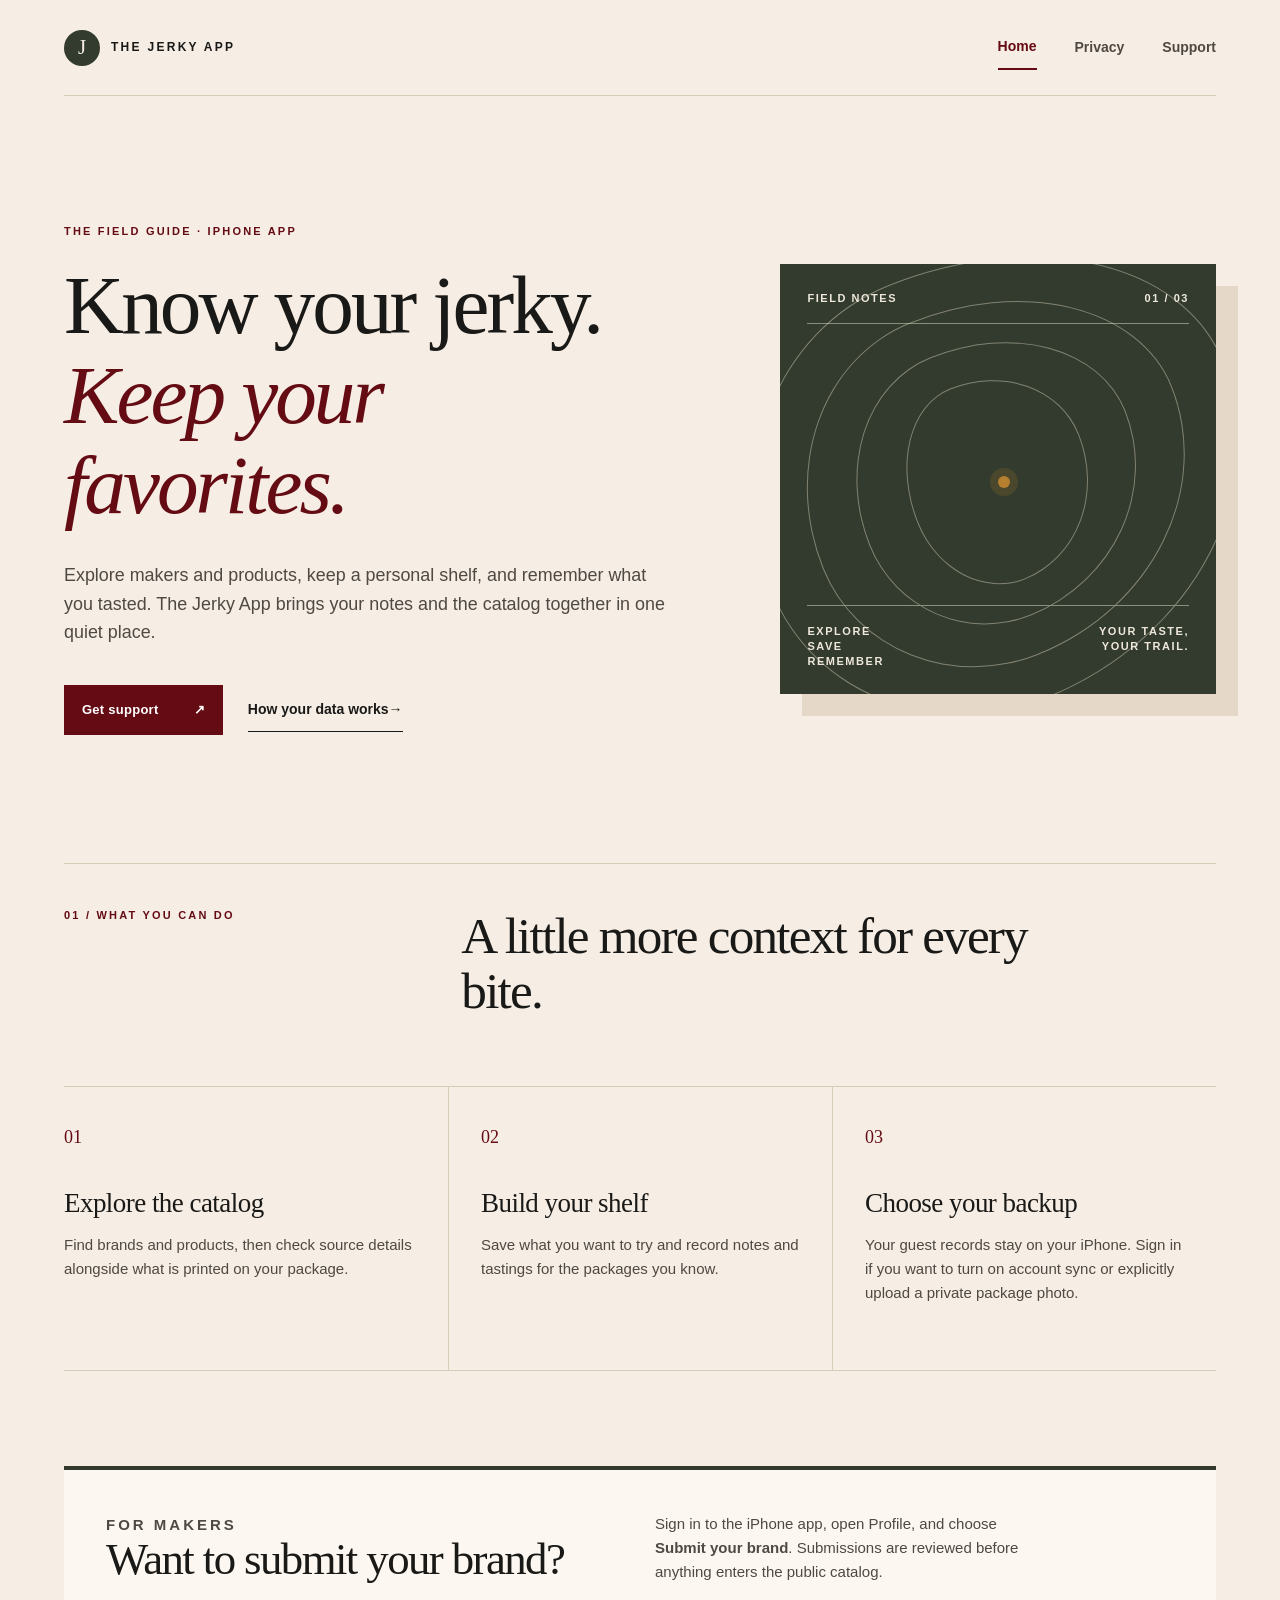
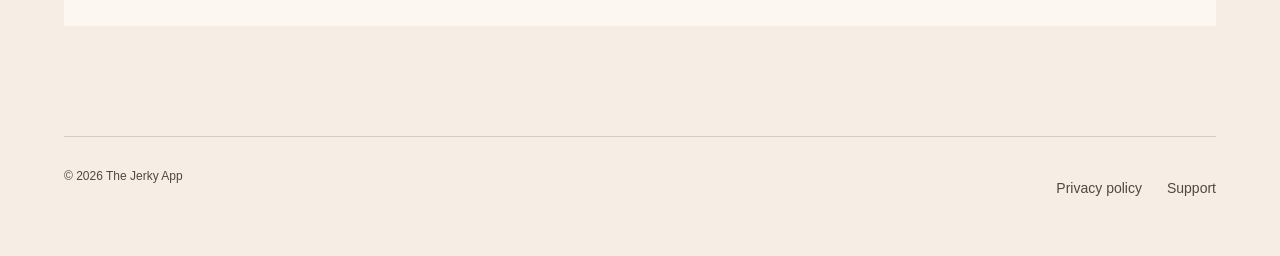
<file: index.html>
<!doctype html>
<html lang="en">
<head>
  <meta charset="utf-8">
  <meta name="viewport" content="width=device-width, initial-scale=1">
  <meta name="theme-color" content="#f6ede4">
  <meta name="description" content="The Jerky App is an iPhone field guide for exploring jerky, keeping a personal shelf, and recording what you taste.">
  <title>The Jerky App — A field guide for jerky</title>
  <link rel="stylesheet" href="styles.css">
</head>
<body>
  <a class="skip" href="#main">Skip to content</a>
  <div class="shell">
    <header class="site-header">
      <a class="wordmark" href="./" aria-label="The Jerky App home"><span class="mark" aria-hidden="true">J</span><span>THE JERKY APP</span></a>
      <nav aria-label="Main navigation"><a aria-current="page" href="./">Home</a><a href="privacy.html">Privacy</a><a href="support.html">Support</a></nav>
    </header>
    <main id="main">
      <section class="hero">
        <div class="hero-copy">
          <p class="eyebrow">The field guide · iPhone app</p>
          <h1>Know your jerky.<br><em>Keep your favorites.</em></h1>
          <p class="lead">Explore makers and products, keep a personal shelf, and remember what you tasted. The Jerky App brings your notes and the catalog together in one quiet place.</p>
          <div class="hero-actions"><a class="button" href="support.html">Get support <span aria-hidden="true">↗</span></a><a class="text-link" href="privacy.html">How your data works <span aria-hidden="true">→</span></a></div>
        </div>
        <div class="field-card" aria-label="Illustrated field guide card">
          <div class="field-card-top"><span>FIELD NOTES</span><span>01 / 03</span></div>
          <div class="contour" aria-hidden="true"><span class="contour-ring r1"></span><span class="contour-ring r2"></span><span class="contour-ring r3"></span><span class="contour-ring r4"></span><span class="contour-dot"></span></div>
          <div class="field-card-bottom"><span>EXPLORE<br>SAVE<br>REMEMBER</span><span>YOUR TASTE,<br>YOUR TRAIL.</span></div>
        </div>
      </section>
      <section class="section-intro" aria-labelledby="how-it-works"><p class="eyebrow">01 / What you can do</p><h2 id="how-it-works">A little more context for every bite.</h2></section>
      <div class="feature-grid">
        <article class="feature"><span class="feature-number">01</span><h3>Explore the catalog</h3><p>Find brands and products, then check source details alongside what is printed on your package.</p></article>
        <article class="feature"><span class="feature-number">02</span><h3>Build your shelf</h3><p>Save what you want to try and record notes and tastings for the packages you know.</p></article>
        <article class="feature"><span class="feature-number">03</span><h3>Choose your backup</h3><p>Your guest records stay on your iPhone. Sign in if you want to turn on account sync or explicitly upload a private package photo.</p></article>
      </div>
      <section class="note-band"><div><p class="eyebrow">For makers</p><h2>Want to submit your brand?</h2></div><p>Sign in to the iPhone app, open Profile, and choose <strong>Submit your brand</strong>. Submissions are reviewed before anything enters the public catalog.</p></section>
    </main>
    <footer><span>© 2026 The Jerky App</span><div><a href="privacy.html">Privacy policy</a><a href="support.html">Support</a></div></footer>
  </div>
</body>
</html>
</file>
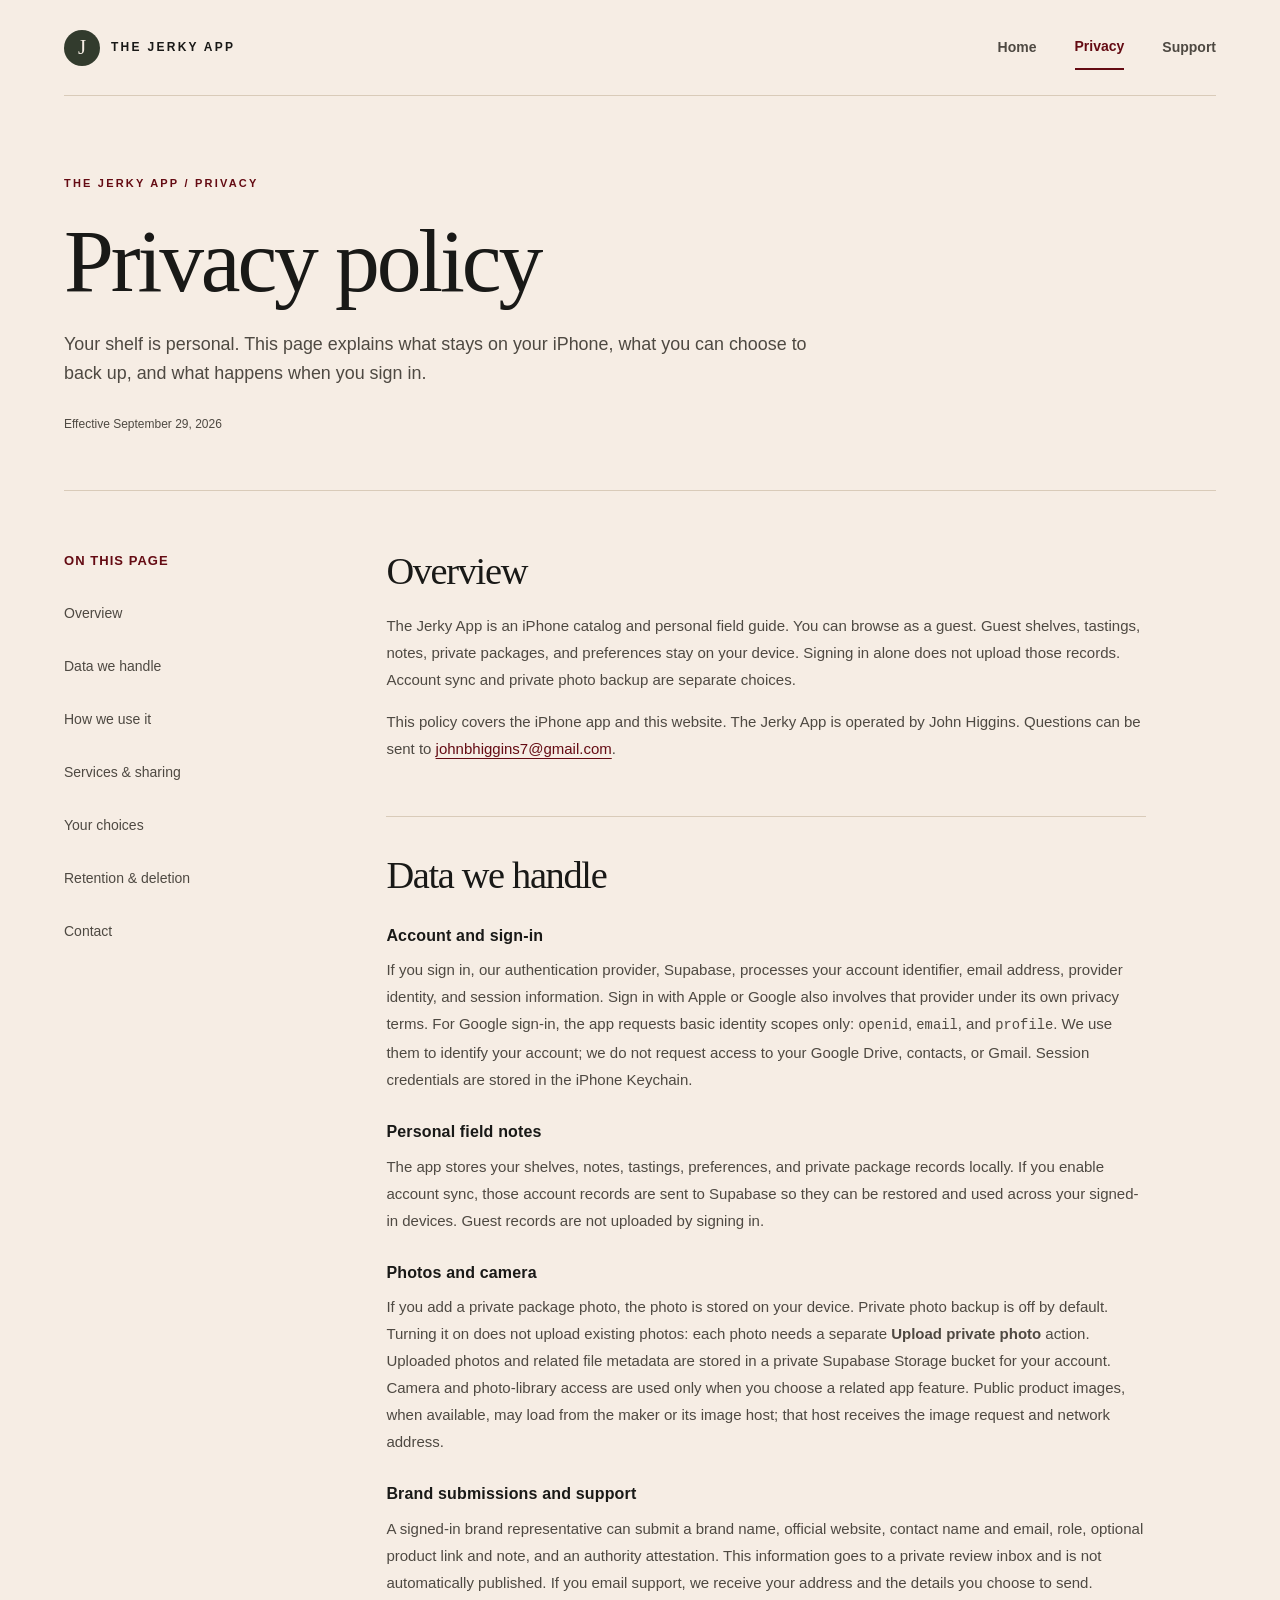
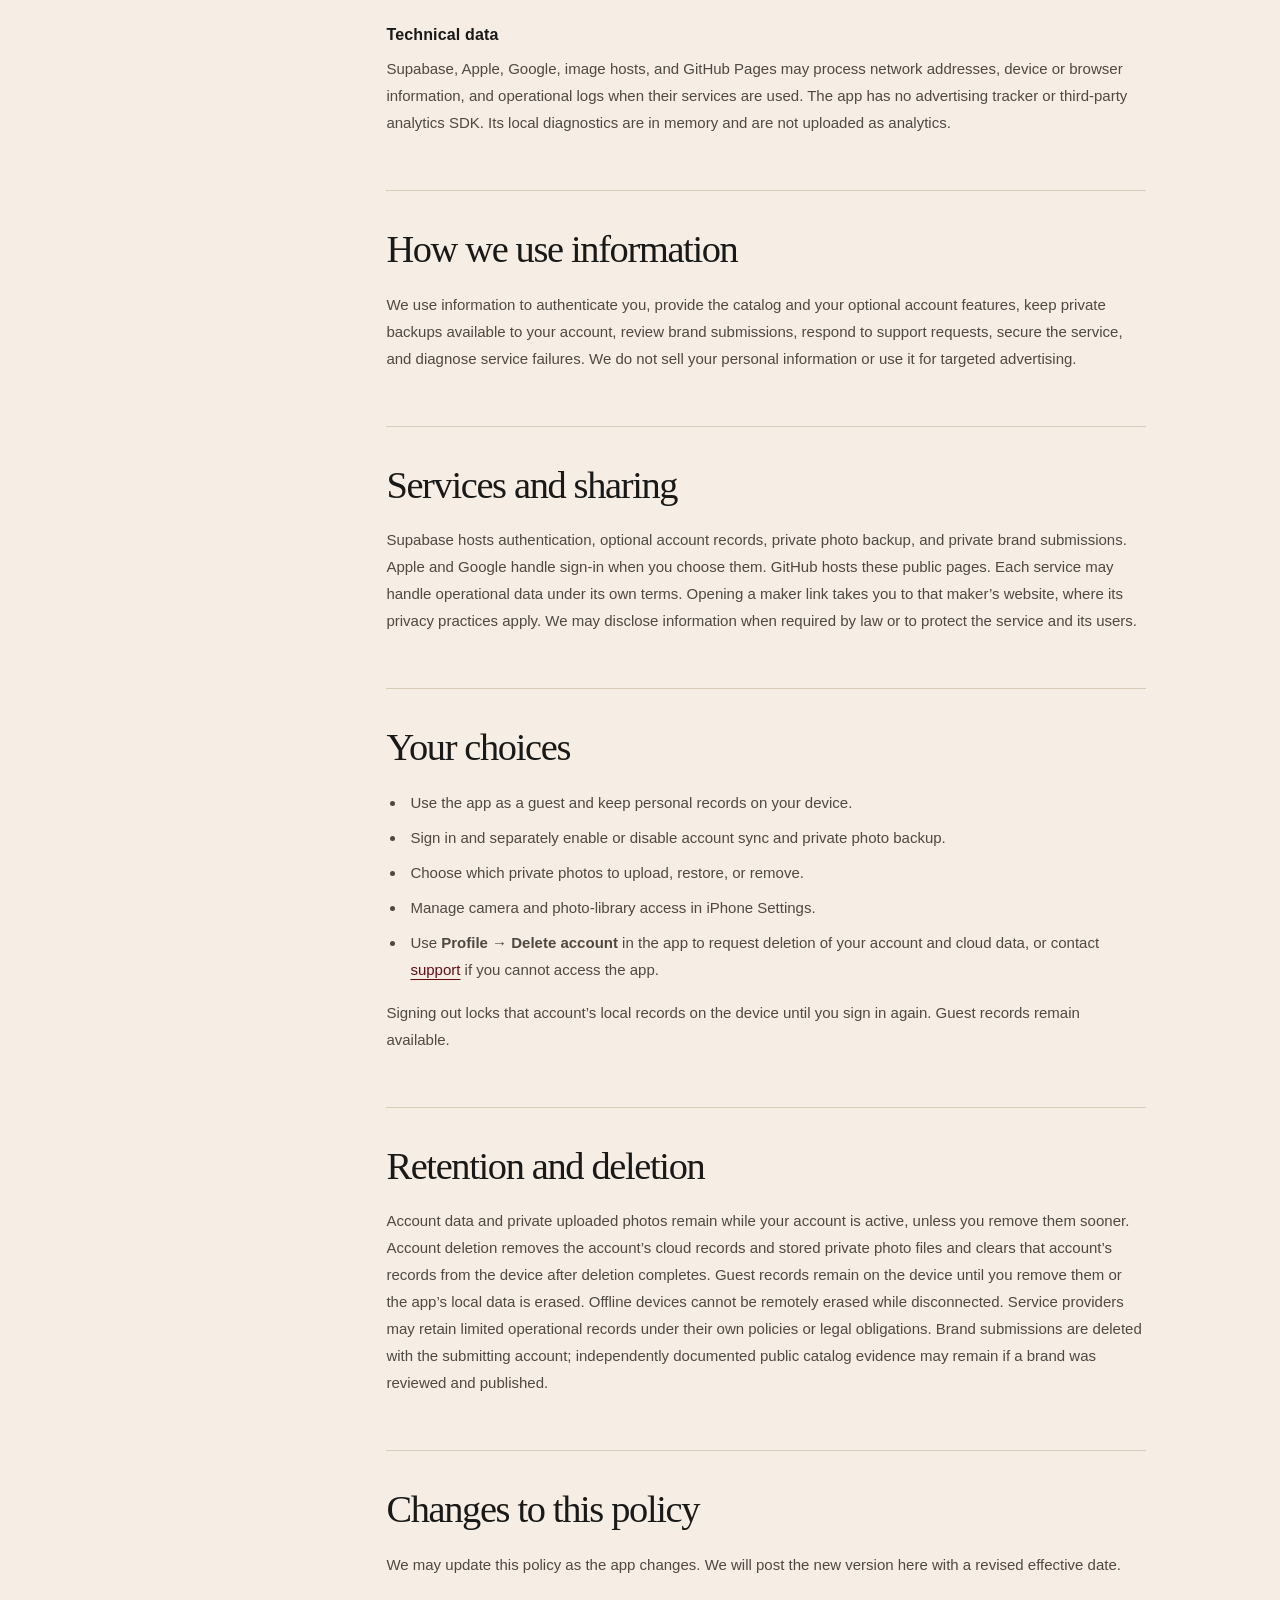
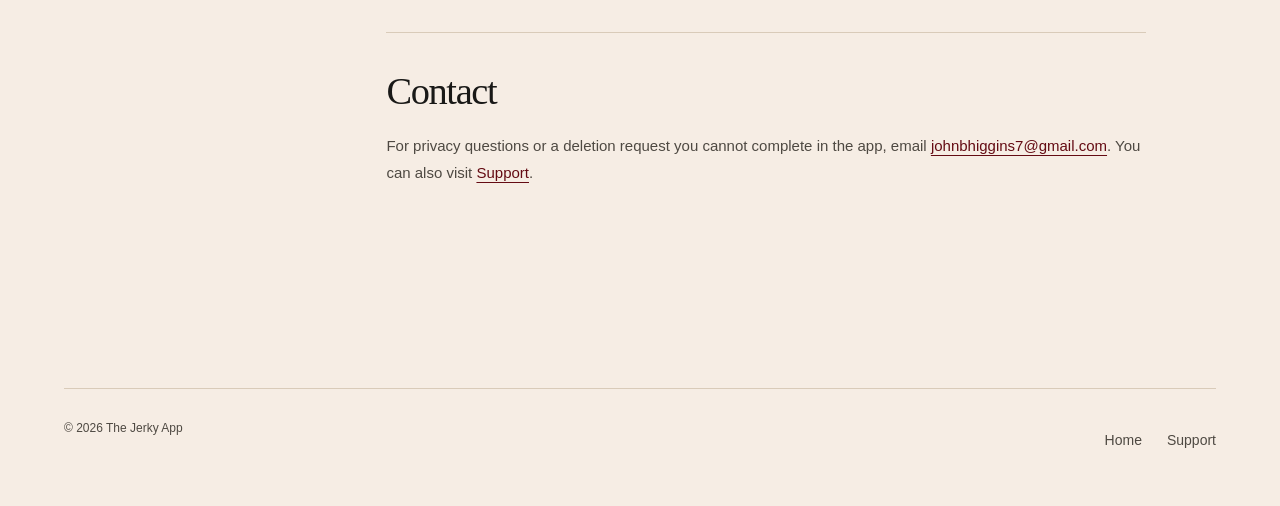
<file: privacy.html>
<!doctype html>
<html lang="en">
<head>
  <meta charset="utf-8"><meta name="viewport" content="width=device-width, initial-scale=1"><meta name="theme-color" content="#f6ede4">
  <meta name="description" content="Privacy policy for The Jerky App, including account sign-in, optional sync, private photos, and brand submissions.">
  <title>Privacy policy — The Jerky App</title><link rel="stylesheet" href="styles.css">
</head>
<body>
  <a class="skip" href="#main">Skip to content</a><div class="shell">
    <header class="site-header"><a class="wordmark" href="./" aria-label="The Jerky App home"><span class="mark" aria-hidden="true">J</span><span>THE JERKY APP</span></a><nav aria-label="Main navigation"><a href="./">Home</a><a aria-current="page" href="privacy.html">Privacy</a><a href="support.html">Support</a></nav></header>
    <main id="main" class="document">
      <div class="document-head"><p class="eyebrow">The Jerky App / Privacy</p><h1>Privacy policy</h1><p class="lead">Your shelf is personal. This page explains what stays on your iPhone, what you can choose to back up, and what happens when you sign in.</p><p class="updated">Effective September 29, 2026</p></div>
      <div class="document-layout"><aside class="contents" aria-label="On this page"><strong>ON THIS PAGE</strong><a href="#overview">Overview</a><a href="#data">Data we handle</a><a href="#use">How we use it</a><a href="#sharing">Services &amp; sharing</a><a href="#choices">Your choices</a><a href="#retention">Retention &amp; deletion</a><a href="#contact">Contact</a></aside>
      <div class="prose">
        <section id="overview"><h2>Overview</h2><p>The Jerky App is an iPhone catalog and personal field guide. You can browse as a guest. Guest shelves, tastings, notes, private packages, and preferences stay on your device. Signing in alone does not upload those records. Account sync and private photo backup are separate choices.</p><p>This policy covers the iPhone app and this website. The Jerky App is operated by John Higgins. Questions can be sent to <a href="mailto:johnbhiggins7@gmail.com">johnbhiggins7@gmail.com</a>.</p></section>
        <section id="data"><h2>Data we handle</h2><h3>Account and sign-in</h3><p>If you sign in, our authentication provider, Supabase, processes your account identifier, email address, provider identity, and session information. Sign in with Apple or Google also involves that provider under its own privacy terms. For Google sign-in, the app requests basic identity scopes only: <span class="mono">openid</span>, <span class="mono">email</span>, and <span class="mono">profile</span>. We use them to identify your account; we do not request access to your Google Drive, contacts, or Gmail. Session credentials are stored in the iPhone Keychain.</p><h3>Personal field notes</h3><p>The app stores your shelves, notes, tastings, preferences, and private package records locally. If you enable account sync, those account records are sent to Supabase so they can be restored and used across your signed-in devices. Guest records are not uploaded by signing in.</p><h3>Photos and camera</h3><p>If you add a private package photo, the photo is stored on your device. Private photo backup is off by default. Turning it on does not upload existing photos: each photo needs a separate <strong>Upload private photo</strong> action. Uploaded photos and related file metadata are stored in a private Supabase Storage bucket for your account. Camera and photo-library access are used only when you choose a related app feature. Public product images, when available, may load from the maker or its image host; that host receives the image request and network address.</p><h3>Brand submissions and support</h3><p>A signed-in brand representative can submit a brand name, official website, contact name and email, role, optional product link and note, and an authority attestation. This information goes to a private review inbox and is not automatically published. If you email support, we receive your address and the details you choose to send.</p><h3>Technical data</h3><p>Supabase, Apple, Google, image hosts, and GitHub Pages may process network addresses, device or browser information, and operational logs when their services are used. The app has no advertising tracker or third-party analytics SDK. Its local diagnostics are in memory and are not uploaded as analytics.</p></section>
        <section id="use"><h2>How we use information</h2><p>We use information to authenticate you, provide the catalog and your optional account features, keep private backups available to your account, review brand submissions, respond to support requests, secure the service, and diagnose service failures. We do not sell your personal information or use it for targeted advertising.</p></section>
        <section id="sharing"><h2>Services and sharing</h2><p>Supabase hosts authentication, optional account records, private photo backup, and private brand submissions. Apple and Google handle sign-in when you choose them. GitHub hosts these public pages. Each service may handle operational data under its own terms. Opening a maker link takes you to that maker’s website, where its privacy practices apply. We may disclose information when required by law or to protect the service and its users.</p></section>
        <section id="choices"><h2>Your choices</h2><ul><li>Use the app as a guest and keep personal records on your device.</li><li>Sign in and separately enable or disable account sync and private photo backup.</li><li>Choose which private photos to upload, restore, or remove.</li><li>Manage camera and photo-library access in iPhone Settings.</li><li>Use <strong>Profile → Delete account</strong> in the app to request deletion of your account and cloud data, or contact <a href="mailto:johnbhiggins7@gmail.com">support</a> if you cannot access the app.</li></ul><p>Signing out locks that account’s local records on the device until you sign in again. Guest records remain available.</p></section>
        <section id="retention"><h2>Retention and deletion</h2><p>Account data and private uploaded photos remain while your account is active, unless you remove them sooner. Account deletion removes the account’s cloud records and stored private photo files and clears that account’s records from the device after deletion completes. Guest records remain on the device until you remove them or the app’s local data is erased. Offline devices cannot be remotely erased while disconnected. Service providers may retain limited operational records under their own policies or legal obligations. Brand submissions are deleted with the submitting account; independently documented public catalog evidence may remain if a brand was reviewed and published.</p></section>
        <section id="changes"><h2>Changes to this policy</h2><p>We may update this policy as the app changes. We will post the new version here with a revised effective date.</p></section>
        <section id="contact"><h2>Contact</h2><p>For privacy questions or a deletion request you cannot complete in the app, email <a href="mailto:johnbhiggins7@gmail.com">johnbhiggins7@gmail.com</a>. You can also visit <a href="support.html">Support</a>.</p></section>
      </div></div>
    </main><footer><span>© 2026 The Jerky App</span><div><a href="./">Home</a><a href="support.html">Support</a></div></footer>
  </div>
</body>
</html>
</file>
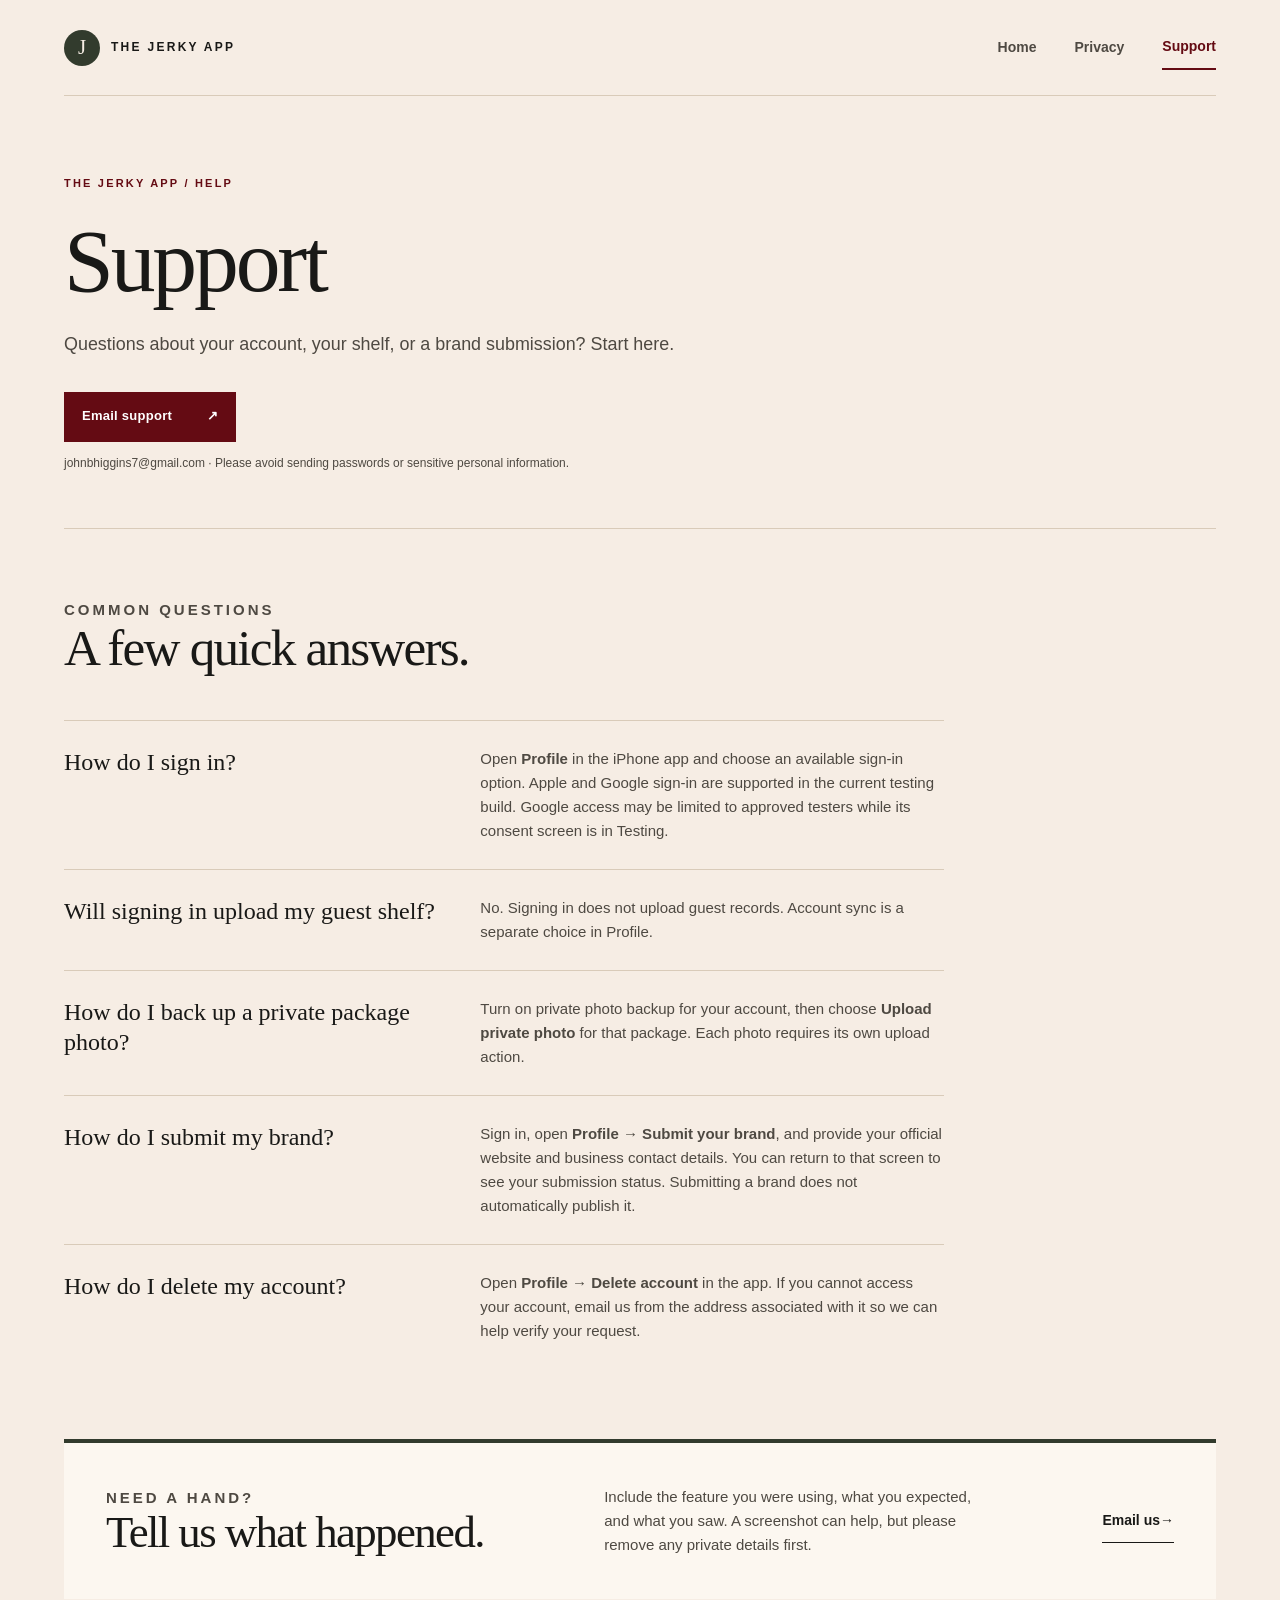
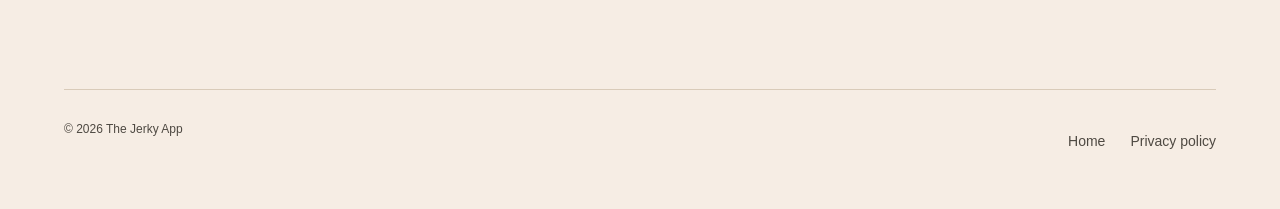
<file: support.html>
<!doctype html>
<html lang="en">
<head><meta charset="utf-8"><meta name="viewport" content="width=device-width, initial-scale=1"><meta name="theme-color" content="#f6ede4"><meta name="description" content="Get help with The Jerky App, account sign-in, sync, private photos, brand submissions, and deletion."><title>Support — The Jerky App</title><link rel="stylesheet" href="styles.css"></head>
<body><a class="skip" href="#main">Skip to content</a><div class="shell">
  <header class="site-header"><a class="wordmark" href="./" aria-label="The Jerky App home"><span class="mark" aria-hidden="true">J</span><span>THE JERKY APP</span></a><nav aria-label="Main navigation"><a href="./">Home</a><a href="privacy.html">Privacy</a><a aria-current="page" href="support.html">Support</a></nav></header>
  <main id="main" class="document support-page"><div class="document-head"><p class="eyebrow">The Jerky App / Help</p><h1>Support</h1><p class="lead">Questions about your account, your shelf, or a brand submission? Start here.</p><a class="button" href="mailto:johnbhiggins7@gmail.com?subject=The%20Jerky%20App%20support">Email support <span aria-hidden="true">↗</span></a><p class="small-note">johnbhiggins7@gmail.com · Please avoid sending passwords or sensitive personal information.</p></div>
    <section class="faq" aria-labelledby="faq-heading"><p class="eyebrow">Common questions</p><h2 id="faq-heading">A few quick answers.</h2>
      <article><h3>How do I sign in?</h3><p>Open <strong>Profile</strong> in the iPhone app and choose an available sign-in option. Apple and Google sign-in are supported in the current testing build. Google access may be limited to approved testers while its consent screen is in Testing.</p></article>
      <article><h3>Will signing in upload my guest shelf?</h3><p>No. Signing in does not upload guest records. Account sync is a separate choice in Profile.</p></article>
      <article><h3>How do I back up a private package photo?</h3><p>Turn on private photo backup for your account, then choose <strong>Upload private photo</strong> for that package. Each photo requires its own upload action.</p></article>
      <article><h3>How do I submit my brand?</h3><p>Sign in, open <strong>Profile → Submit your brand</strong>, and provide your official website and business contact details. You can return to that screen to see your submission status. Submitting a brand does not automatically publish it.</p></article>
      <article><h3>How do I delete my account?</h3><p>Open <strong>Profile → Delete account</strong> in the app. If you cannot access your account, email us from the address associated with it so we can help verify your request.</p></article>
    </section>
    <section class="support-band"><div><p class="eyebrow">Need a hand?</p><h2>Tell us what happened.</h2></div><p>Include the feature you were using, what you expected, and what you saw. A screenshot can help, but please remove any private details first.</p><a class="text-link" href="mailto:johnbhiggins7@gmail.com?subject=The%20Jerky%20App%20support">Email us <span aria-hidden="true">→</span></a></section>
  </main><footer><span>© 2026 The Jerky App</span><div><a href="./">Home</a><a href="privacy.html">Privacy policy</a></div></footer>
</div></body></html>
</file>
<file: styles.css>
:root{--bone:#f6ede4;--raised:#fcf7f0;--forest:#323b2d;--ink:#191917;--muted:#4e4942;--oxblood:#640b13;--amber:#b67f30;--rule:#d9cbb9}*{box-sizing:border-box}html{scroll-behavior:smooth}body{margin:0;background:var(--bone);color:var(--ink);font-family:-apple-system,BlinkMacSystemFont,"Segoe UI",sans-serif;-webkit-font-smoothing:antialiased;line-height:1.6}a{color:inherit;text-underline-offset:4px}a:focus-visible{outline:3px solid var(--amber);outline-offset:4px;border-radius:2px}.skip{position:absolute;left:16px;top:-100px;background:var(--forest);color:white;padding:10px 16px;z-index:10}.skip:focus{top:12px}.shell{max-width:1440px;margin:auto;padding:0 clamp(20px,5vw,88px)}.site-header{min-height:96px;display:flex;align-items:center;justify-content:space-between;gap:24px;border-bottom:1px solid var(--rule)}.wordmark{display:inline-flex;align-items:center;gap:11px;text-decoration:none;font-size:12px;font-weight:800;letter-spacing:.19em;white-space:nowrap}.mark{display:grid;place-items:center;width:36px;height:36px;background:var(--forest);color:var(--bone);border-radius:50%;font-family:Georgia,serif;font-size:21px;font-weight:400;letter-spacing:0}.site-header nav{display:flex;gap:clamp(15px,3vw,38px)}.site-header nav a{font-size:13px;font-weight:650;text-decoration:none;color:var(--muted);padding:12px 0}.site-header nav a:hover,.site-header nav a[aria-current]{color:var(--oxblood)}.site-header nav a[aria-current]{border-bottom:2px solid var(--oxblood)}.eyebrow{font-size:11px;line-height:1.4;font-weight:800;letter-spacing:.2em;text-transform:uppercase;color:var(--oxblood);margin:0 0 22px}.hero{display:grid;grid-template-columns:minmax(0,1.17fr) minmax(320px,.83fr);gap:clamp(44px,8vw,120px);align-items:center;padding:clamp(75px,10vw,160px) 0 clamp(75px,10vw,145px)}h1,h2,h3,p{margin-top:0}h1,h2{font-family:Georgia,"Times New Roman",serif;font-weight:400;line-height:1.08;letter-spacing:-.035em}h1{font-size:clamp(52px,6.5vw,104px);margin-bottom:30px}h1 em{font-weight:400;color:var(--oxblood)}.lead{font-size:clamp(17px,1.4vw,21px);line-height:1.6;color:var(--muted);max-width:640px}.hero-actions{display:flex;align-items:center;flex-wrap:wrap;gap:25px;margin-top:38px}.button{display:inline-flex;align-items:center;justify-content:space-between;gap:35px;min-height:50px;padding:12px 18px;background:var(--oxblood);color:#fff;text-decoration:none;font-size:13px;font-weight:750;letter-spacing:.02em;transition:background .2s,transform .2s}.button:hover{background:#441017;transform:translateY(-2px)}.text-link{font-size:13px;font-weight:750;text-decoration:none;border-bottom:1px solid currentColor;padding-bottom:2px}.text-link:hover{color:var(--oxblood)}.field-card{min-height:430px;position:relative;overflow:hidden;background:var(--forest);color:#eee8dc;padding:27px;box-shadow:22px 22px 0 #e5d8c8}.field-card-top,.field-card-bottom{display:flex;justify-content:space-between;align-items:flex-start;gap:15px;font-size:11px;line-height:1.35;letter-spacing:.14em;font-weight:800}.field-card-top{border-bottom:1px solid #87907c;padding-bottom:17px}.field-card-bottom{position:absolute;left:27px;right:27px;bottom:26px;border-top:1px solid #87907c;padding-top:18px}.field-card-bottom span:last-child{text-align:right}.contour{position:absolute;inset:50px 0 50px}.contour-ring{position:absolute;border:1px solid rgba(234,225,203,.43);border-radius:44% 56% 57% 43%/55% 44% 56% 45%;transform:rotate(-22deg)}.contour-ring.r1{inset:19% 29%}.contour-ring.r2{inset:8% 17%}.contour-ring.r3{inset:-4% 5%}.contour-ring.r4{inset:-17% -8%}.contour-dot{position:absolute;top:49%;left:50%;width:12px;height:12px;border-radius:50%;background:var(--amber);box-shadow:0 0 0 8px rgba(182,127,48,.18)}.section-intro{display:grid;grid-template-columns:1fr 2fr;gap:20px;padding:44px 0 25px;border-top:1px solid var(--rule)}.section-intro h2,.faq h2{font-size:clamp(35px,4vw,58px);max-width:650px}.feature-grid{display:grid;grid-template-columns:repeat(3,1fr);border-top:1px solid var(--rule);border-bottom:1px solid var(--rule);margin-bottom:95px}.feature{padding:36px 32px 50px 0}.feature+.feature{border-left:1px solid var(--rule);padding-left:32px}.feature-number{font-family:Georgia,serif;color:var(--oxblood);font-size:18px}.feature h3{font-family:Georgia,serif;font-size:27px;font-weight:400;letter-spacing:-.02em;line-height:1.2;margin:35px 0 14px}.feature p,.note-band p,.support-band p{font-size:15px;color:var(--muted);max-width:390px}.note-band,.support-band{background:var(--raised);border-top:4px solid var(--forest);padding:42px;display:grid;grid-template-columns:1fr 1fr;gap:30px;align-items:center;margin-bottom:110px}.note-band h2,.support-band h2{font-size:clamp(34px,3.5vw,52px);margin:0}.note-band p,.support-band p{margin:0}footer{border-top:1px solid var(--rule);padding:30px 0 45px;display:flex;justify-content:space-between;gap:20px;color:var(--muted);font-size:12px}footer div{display:flex;gap:25px}footer a{text-decoration:none}footer a:hover{color:var(--oxblood)}.document-head{padding:80px 0 55px;border-bottom:1px solid var(--rule)}.document-head h1{font-size:clamp(54px,7vw,100px);margin-bottom:20px}.document-head .lead{max-width:760px}.updated,.small-note{font-size:12px;color:var(--muted);margin:28px 0 0}.document-layout{display:grid;grid-template-columns:220px minmax(0,760px);gap:clamp(40px,8vw,120px);padding:60px 0 110px}.contents{align-self:start;position:sticky;top:25px;display:flex;flex-direction:column;gap:9px;font-size:13px}.contents strong{font-size:10px;letter-spacing:.18em;color:var(--oxblood);margin-bottom:11px}.contents a{text-decoration:none;color:var(--muted)}.contents a:hover{color:var(--oxblood)}.prose section{scroll-margin-top:30px;padding:0 0 39px;margin-bottom:38px;border-bottom:1px solid var(--rule)}.prose section:last-child{border-bottom:0}.prose h2{font-size:clamp(32px,3vw,43px);margin-bottom:20px}.prose h3{font-size:16px;letter-spacing:.01em;margin:26px 0 8px}.prose p,.prose li{font-size:15px;line-height:1.8;color:var(--muted)}.prose a{color:var(--oxblood)}.prose ul{padding-left:20px}.prose li{padding-left:4px;margin-bottom:8px}.mono{font-family:ui-monospace,SFMono-Regular,monospace;font-size:.92em}.support-page .document-head .button{margin-top:15px}.support-page .small-note{margin-top:12px}.faq{max-width:880px;padding:70px 0 70px}.faq h2{margin-bottom:45px}.faq article{display:grid;grid-template-columns:1fr 1.2fr;gap:30px;border-top:1px solid var(--rule);padding:26px 0}.faq h3{font-family:Georgia,serif;font-size:24px;font-weight:400;line-height:1.25;margin:0}.faq p{font-size:15px;color:var(--muted);margin:0}.support-band{grid-template-columns:1fr 1fr auto;margin-bottom:90px}.support-band .text-link{justify-self:end;white-space:nowrap}@media(max-width:850px){.hero{grid-template-columns:1fr}.field-card{min-height:360px;max-width:510px}.section-intro{grid-template-columns:1fr}.document-layout{grid-template-columns:1fr}.contents{position:static;display:flex;flex-direction:row;flex-wrap:wrap;gap:4px 18px;padding-bottom:24px;border-bottom:1px solid var(--rule)}.contents strong{flex-basis:100%;margin-bottom:4px}.support-band{grid-template-columns:1fr 1fr}.support-band .text-link{justify-self:start}}@media(max-width:600px){.site-header{min-height:82px;align-items:flex-start;flex-direction:column;justify-content:center;gap:2px;padding:15px 0}.site-header nav{gap:24px}.site-header nav a{padding:5px 0}.hero{padding:65px 0 85px;gap:55px}h1{font-size:clamp(50px,13vw,70px)}.field-card{min-height:320px;box-shadow:12px 12px 0 #e5d8c8}.feature-grid{grid-template-columns:1fr}.feature,.feature+.feature{border-left:0;border-top:1px solid var(--rule);padding:28px 0 35px}.feature:first-child{border-top:0}.feature h3{margin:15px 0 8px}.note-band,.support-band{grid-template-columns:1fr;padding:27px;margin-bottom:70px}.document-head{padding:60px 0 45px}.document-layout{padding:45px 0 70px}.faq{padding:60px 0}.faq article{grid-template-columns:1fr;gap:10px}.faq h3{font-size:23px}footer{flex-direction:column}.wordmark{font-size:11px}}@media(prefers-reduced-motion:reduce){html{scroll-behavior:auto}.button{transition:none}.button:hover{transform:none}}

/* Accessible reading navigation and touch targets on every public page. */
.site-header nav a,.text-link,footer a,.contents a{display:inline-flex;align-items:center;min-height:44px;padding-block:10px;font-size:14px;line-height:1.4}.contents strong{font-size:13px;letter-spacing:.08em}.site-header nav{flex-wrap:wrap}footer div{flex-wrap:wrap;gap:8px 25px}.contents a{max-width:100%;overflow-wrap:anywhere}.site-header nav a[aria-current]{border-bottom-width:2px}
@media(max-width:600px){.site-header nav a{padding:10px 0;min-height:44px}.prose p,.prose li,.feature p,.faq p,.note-band p,.support-band p{font-size:16px}}
</file>
